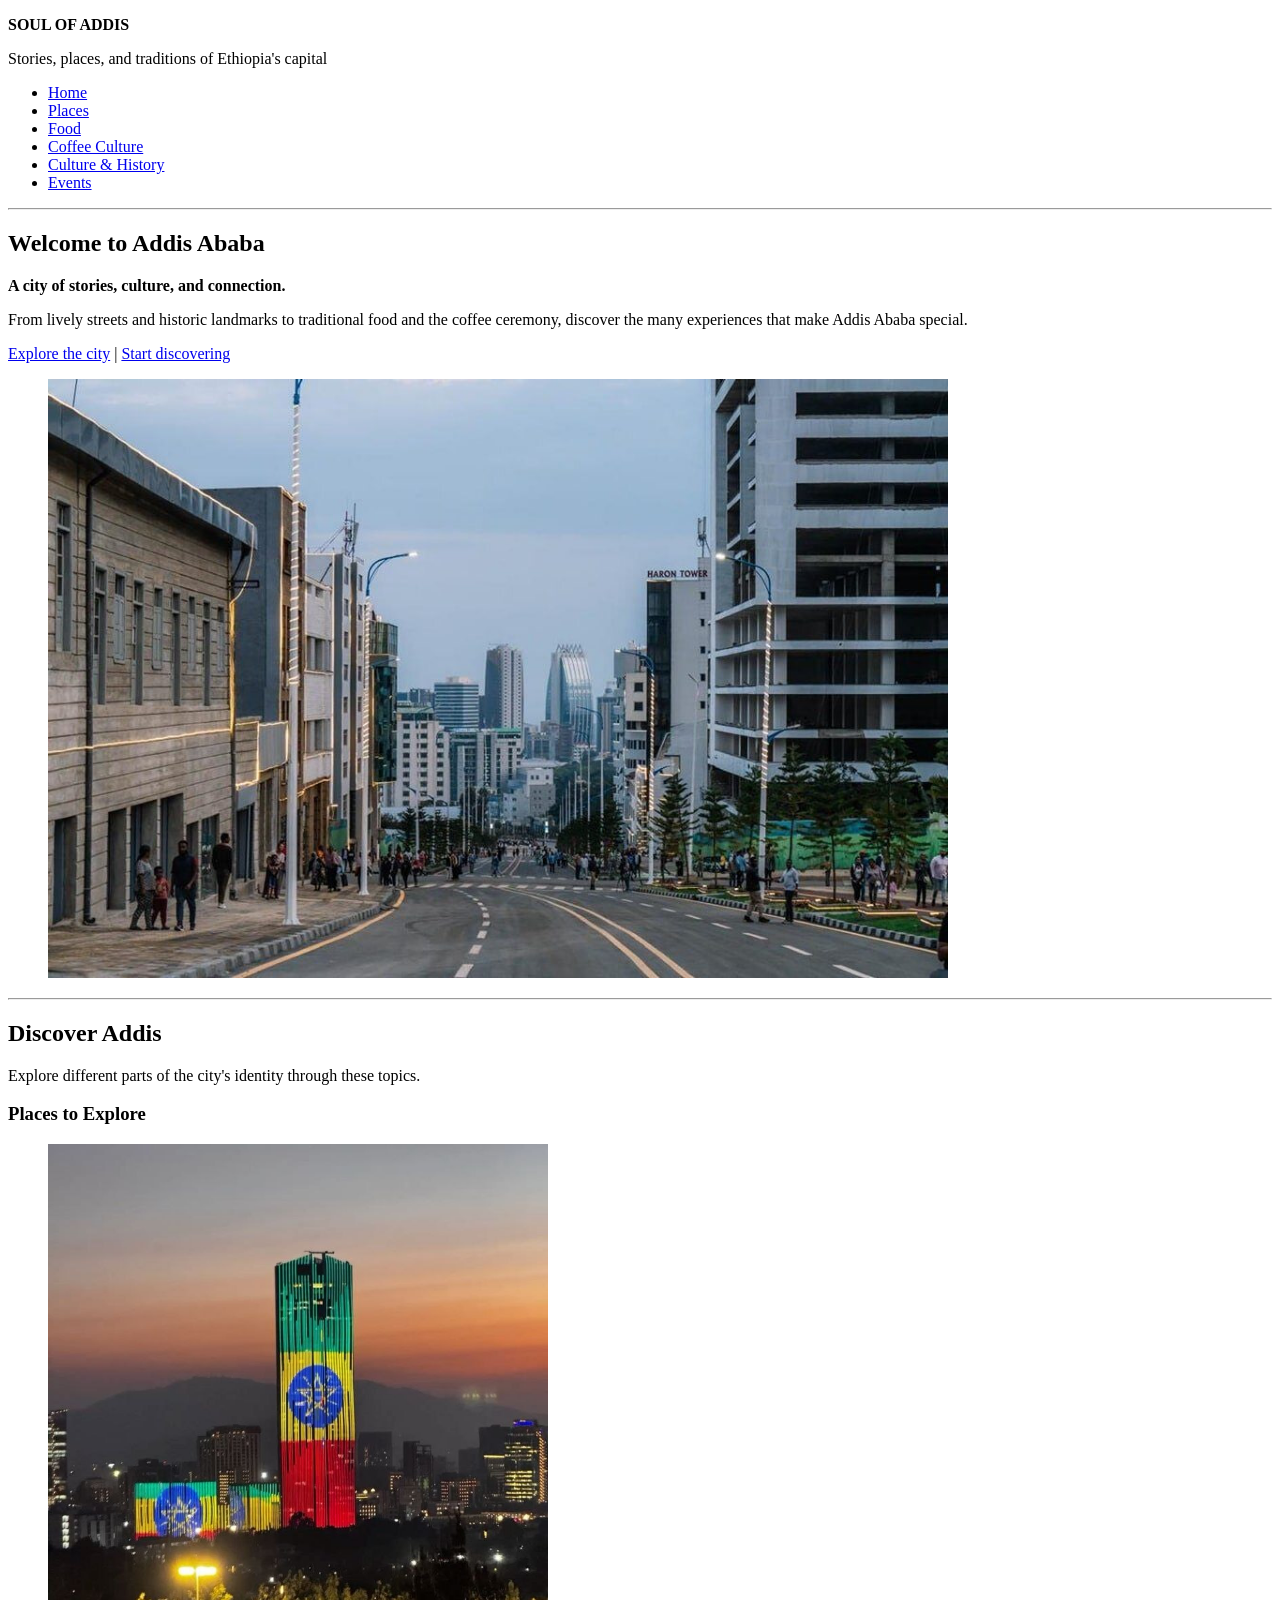
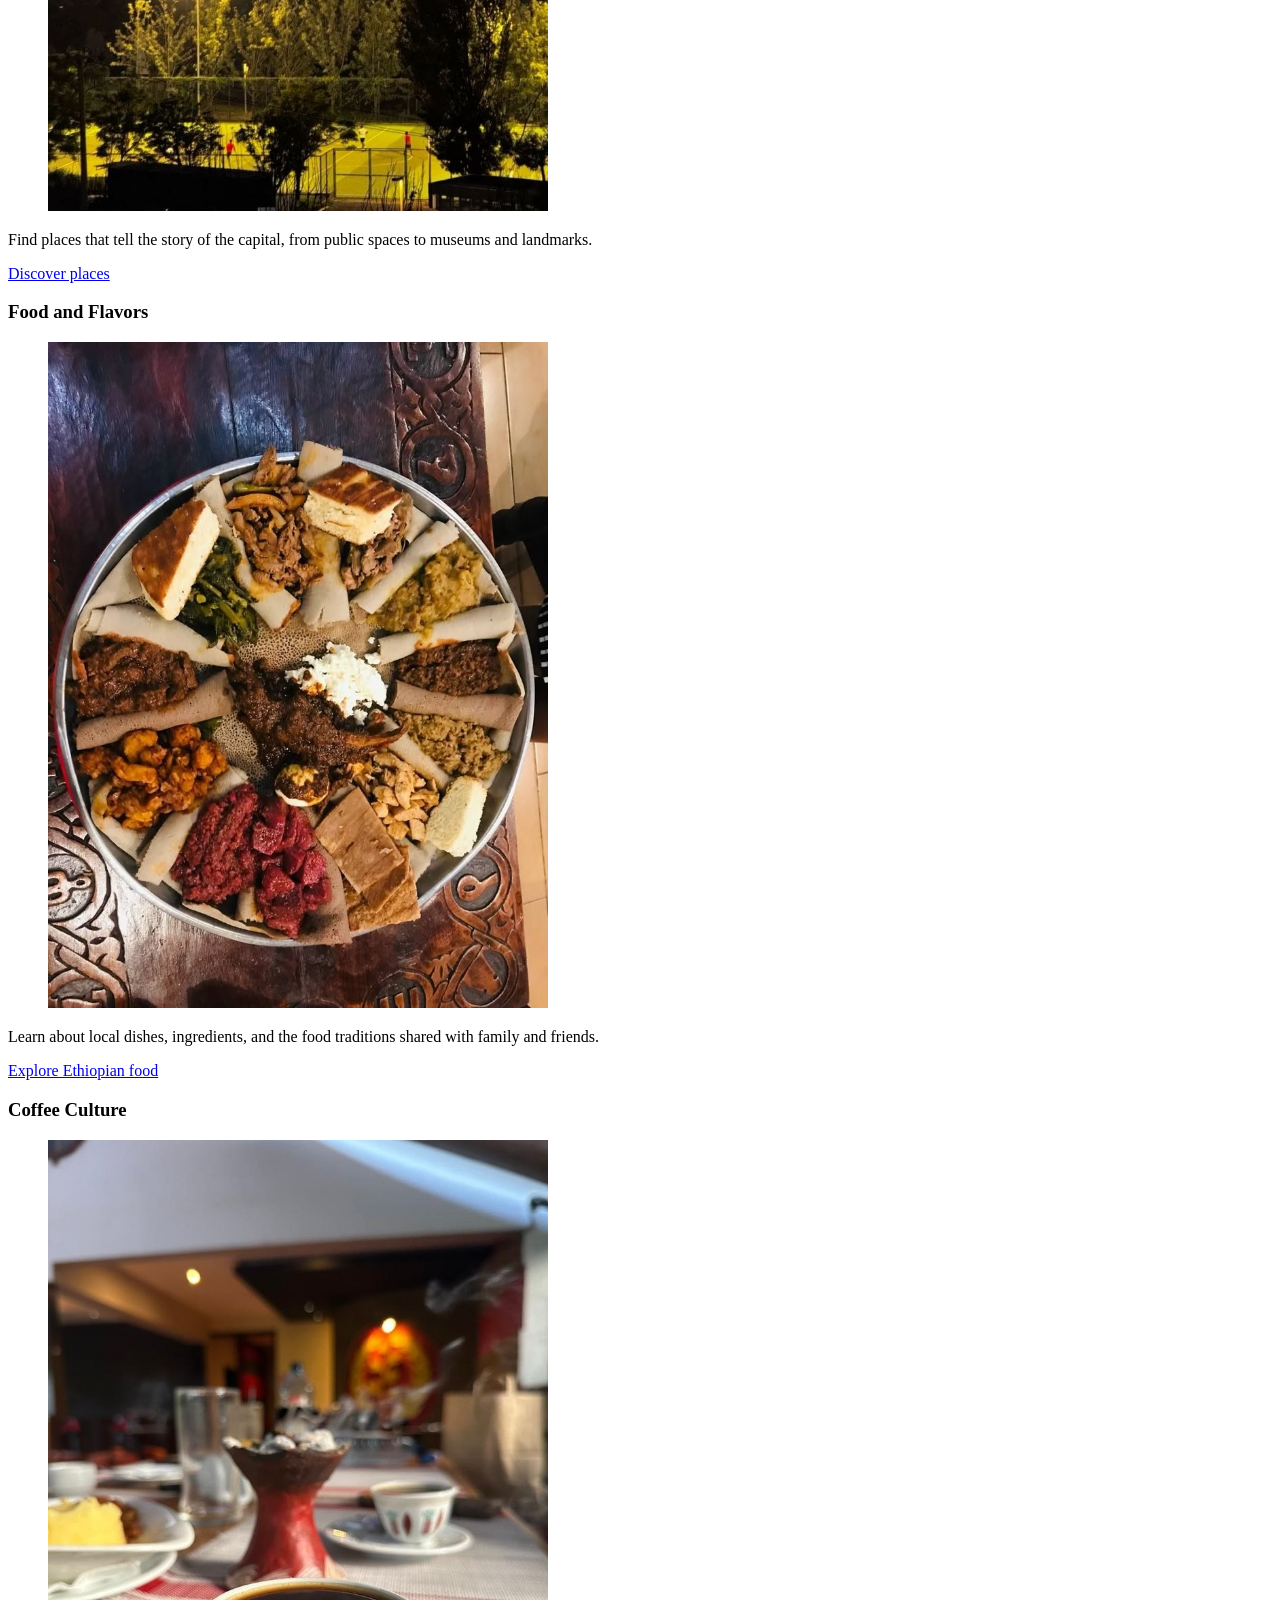
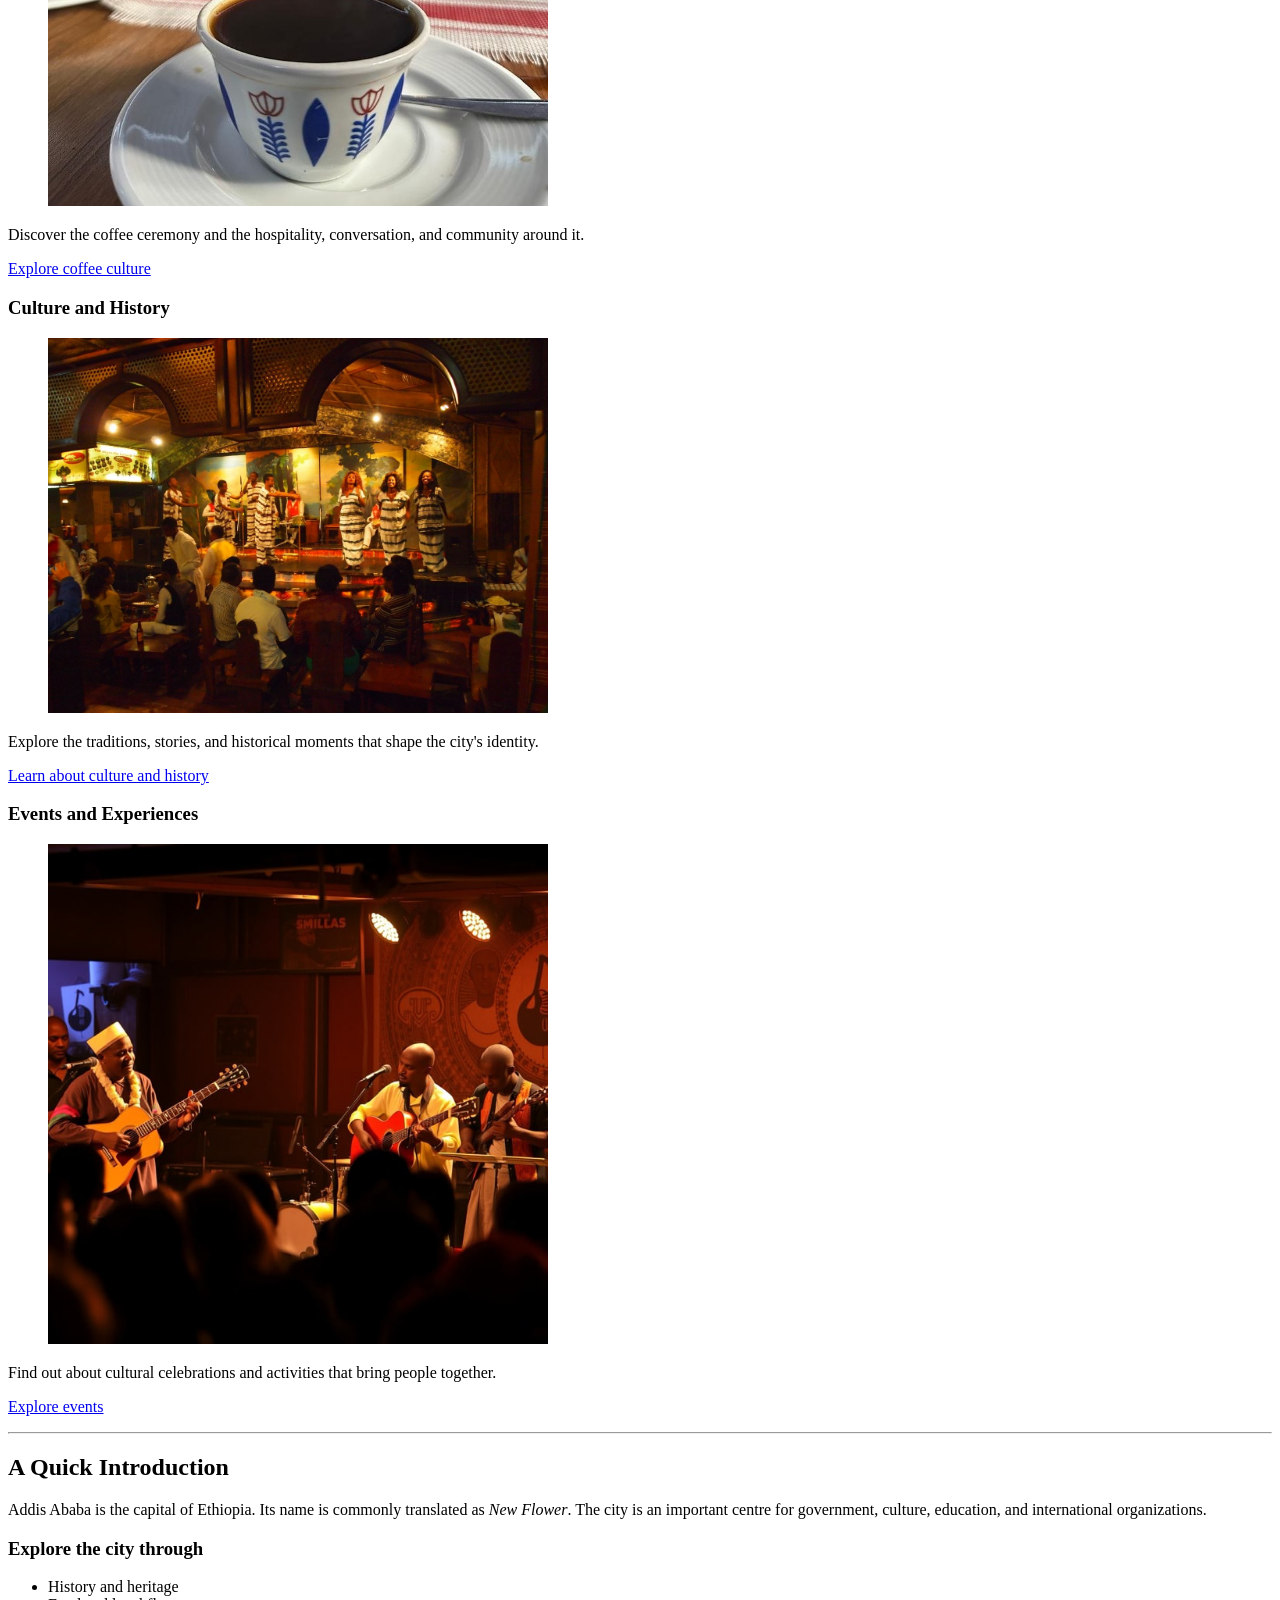
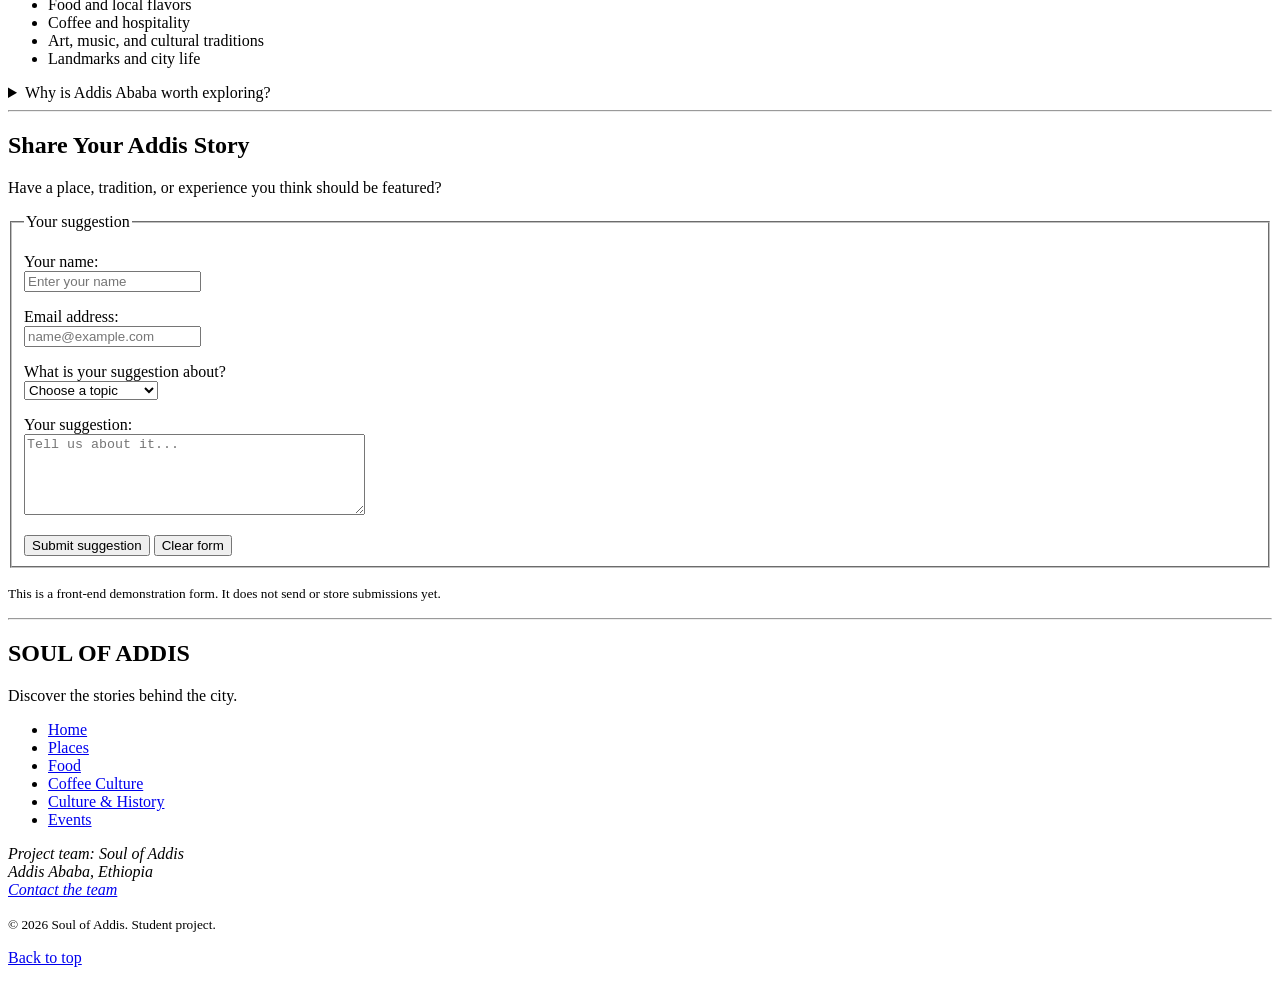
<file: index.html>
<!DOCTYPE html>
<html lang="en">
<head>
    <meta charset="UTF-8">
    <meta name="viewport" content="width=device-width, initial-scale=1.0">
    <meta name="description" content="Discover Addis Ababa through its history, culture, food, coffee traditions, places, and events.">
    <meta name="author" content="Soul of Addis Team">
    <title>Soul of Addis | Discover the Heart of Ethiopia</title>
</head>

<body>
    <header id="home">
        <p><strong>SOUL OF ADDIS</strong></p>
        <p>Stories, places, and traditions of Ethiopia's capital</p>

        <nav aria-label="Main navigation">
            <ul>
                <li><a href="index.html">Home</a></li>
                <li><a href="places.html">Places</a></li>
                <li><a href="food.html">Food</a></li>
                <li><a href="coffee.html">Coffee Culture</a></li>
                <li><a href="culture.html">Culture &amp; History</a></li>
                <li><a href="events.html">Events</a></li>
            </ul>
        </nav>
        <hr>
    </header>

    <main>
        <section aria-labelledby="welcome-heading">
            <h1 id="welcome-heading">Welcome to Addis Ababa</h1>
            <p><strong>A city of stories, culture, and connection.</strong></p>
            <p>
                From lively streets and historic landmarks to traditional food and
                the coffee ceremony, discover the many experiences that make
                Addis Ababa special.
            </p>
            <p>
                <a href="places.html">Explore the city</a> |
                <a href="#discover">Start discovering</a>
            </p>
            <figure>
                <img src="homepage_images/addis-ababa.jpg"
                     alt="View of Addis Ababa with the city"
                     width="900">
            </figure>
        </section>

        <hr>

        <section id="discover" aria-labelledby="discover-heading">
            <h2 id="discover-heading">Discover Addis</h2>
            <p>Explore different parts of the city's identity through these topics.</p>

            <article>
                <h3>Places to Explore</h3>
                <figure>
                    <img src="homepage_images/addis-places.jpg"
                         alt="A landmark or public place in Addis Ababa"
                         width="500">
                </figure>
                <p>Find places that tell the story of the capital, from public spaces to museums and landmarks.</p>
                <p><a href="places.html">Discover places</a></p>
            </article>

            <article>
                <h3>Food and Flavors</h3>
                <figure>
                    <img src="homepage_images/ethiopian-food.jpg"
                         alt="Traditional Ethiopian food served on injera"
                         width="500">
                </figure>
                <p>Learn about local dishes, ingredients, and the food traditions shared with family and friends.</p>
                <p><a href="food.html">Explore Ethiopian food</a></p>
            </article>

            <article>
                <h3>Coffee Culture</h3>
                <figure>
                    <img src="homepage_images/coffee-ceremony.jpg"
                         alt="Ethiopian coffee ceremony with a jebena and small cups"
                         width="500">
                </figure>
                <p>Discover the coffee ceremony and the hospitality, conversation, and community around it.</p>
                <p><a href="coffee.html">Explore coffee culture</a></p>
            </article>

            <article>
                <h3>Culture and History</h3>
                <figure>
                    <img src="homepage_images/addis-culture.jpg"
                         alt="An example of Ethiopian culture and forign hospitality"
                         width="500">
                </figure>
                <p>Explore the traditions, stories, and historical moments that shape the city's identity.</p>
                <p><a href="culture.html">Learn about culture and history</a></p>
            </article>

            <article>
                <h3>Events and Experiences</h3>
                <figure>
                    <img src="homepage_images/addis-event.jpg"
                         alt="A public cultural event in Addis Ababa"
                         width="500">
                </figure>
                <p>Find out about cultural celebrations and activities that bring people together.</p>
                <p><a href="events.html">Explore events</a></p>
            </article>
        </section>

        <hr>

        <section aria-labelledby="city-facts-heading">
            <h2 id="city-facts-heading">A Quick Introduction</h2>
            <p>
                Addis Ababa is the capital of Ethiopia. Its name is commonly
                translated as <em>New Flower</em>. The city is an important
                centre for government, culture, education, and international
                organizations.
            </p>

            <h3>Explore the city through</h3>
            <ul>
                <li>History and heritage</li>
                <li>Food and local flavors</li>
                <li>Coffee and hospitality</li>
                <li>Art, music, and cultural traditions</li>
                <li>Landmarks and city life</li>
            </ul>

            <details>
                <summary>Why is Addis Ababa worth exploring?</summary>
                <p>
                    The city brings together different communities, traditions,
                    historic places, and modern urban life. Exploring these
                    different sides helps visitors understand more about
                    Ethiopia and its capital.
                </p>
            </details>
        </section>

        <hr>

        <section aria-labelledby="share-heading">
            <h2 id="share-heading">Share Your Addis Story</h2>
            <p>Have a place, tradition, or experience you think should be featured?</p>

            <form action="#" method="get">
                <fieldset>
                    <legend>Your suggestion</legend>

                    <p>
                        <label for="visitor-name">Your name:</label><br>
                        <input type="text" id="visitor-name" name="name" placeholder="Enter your name">
                    </p>

                    <p>
                        <label for="visitor-email">Email address:</label><br>
                        <input type="email" id="visitor-email" name="email" placeholder="name@example.com">
                    </p>

                    <p>
                        <label for="topic">What is your suggestion about?</label><br>
                        <select id="topic" name="topic">
                            <option value="">Choose a topic</option>
                            <option value="places">Places</option>
                            <option value="food">Food</option>
                            <option value="coffee">Coffee culture</option>
                            <option value="culture">Culture and history</option>
                            <option value="events">Events</option>
                        </select>
                    </p>

                    <p>
                        <label for="suggestion">Your suggestion:</label><br>
                        <textarea id="suggestion" name="suggestion" rows="5" cols="40"
                                  placeholder="Tell us about it..."></textarea>
                    </p>

                    <button type="submit">Submit suggestion</button>
                    <button type="reset">Clear form</button>
                </fieldset>
            </form>
            <p><small>This is a front-end demonstration form. It does not send or store submissions yet.</small></p>
        </section>
    </main>

    <hr>

    <footer>
        <h2>SOUL OF ADDIS</h2>
        <p>Discover the stories behind the city.</p>

        <nav aria-label="Footer navigation">
            <ul>
                <li><a href="index.html">Home</a></li>
                <li><a href="places.html">Places</a></li>
                <li><a href="food.html">Food</a></li>
                <li><a href="coffee.html">Coffee Culture</a></li>
                <li><a href="culture.html">Culture &amp; History</a></li>
                <li><a href="events.html">Events</a></li>
            </ul>
        </nav>

        <address>
            Project team: Soul of Addis<br>
            Addis Ababa, Ethiopia<br>
            <a href="mailto:soulofaddis@example.com">Contact the team</a>
        </address>

        <p><small>&copy; 2026 Soul of Addis. Student project.</small></p>
        <p><a href="#home">Back to top</a></p>
    </footer>
</body>
</html>
</file>
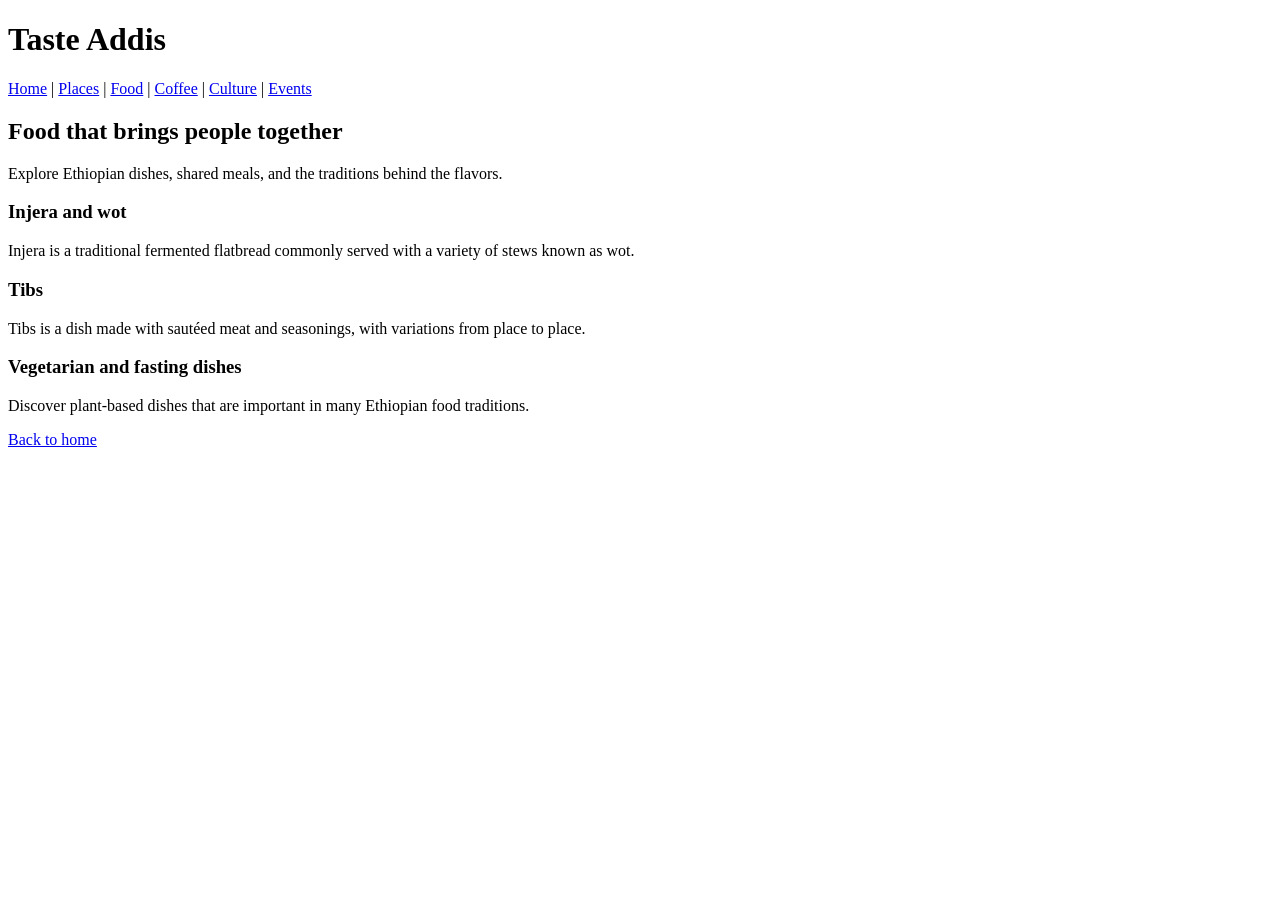
<file: Soul_of_Addis/food.html>
<!DOCTYPE html>
<html lang="en">
<head>
    <meta charset="UTF-8">
    <meta name="viewport" content="width=device-width, initial-scale=1.0">
    <title>Food | Addis Unveiled</title>
</head>
<body>
    <header>
        <h1>Taste Addis</h1>
        <nav aria-label="Main navigation">
            <a href="index.html">Home</a> |
            <a href="places.html">Places</a> |
            <a href="food.html">Food</a> |
            <a href="coffee.html">Coffee</a> |
            <a href="culture.html">Culture</a> |
            <a href="events.html">Events</a>
        </nav>
    </header>
    <main>
        <h2>Food that brings people together</h2>
        <p>Explore Ethiopian dishes, shared meals, and the traditions behind the flavors.</p>
        <article>
            <h3>Injera and wot</h3>
            <p>Injera is a traditional fermented flatbread commonly served with a variety of stews known as wot.</p>
            <!-- TODO: Add a food photograph with an appropriate text alternative. -->
        </article>
        <article>
            <h3>Tibs</h3>
            <p>Tibs is a dish made with sautéed meat and seasonings, with variations from place to place.</p>
        </article>
        <article>
            <h3>Vegetarian and fasting dishes</h3>
            <p>Discover plant-based dishes that are important in many Ethiopian food traditions.</p>
        </article>
    </main>
    <footer><p><a href="index.html">Back to home</a></p></footer>
</body>
</html>
</file>
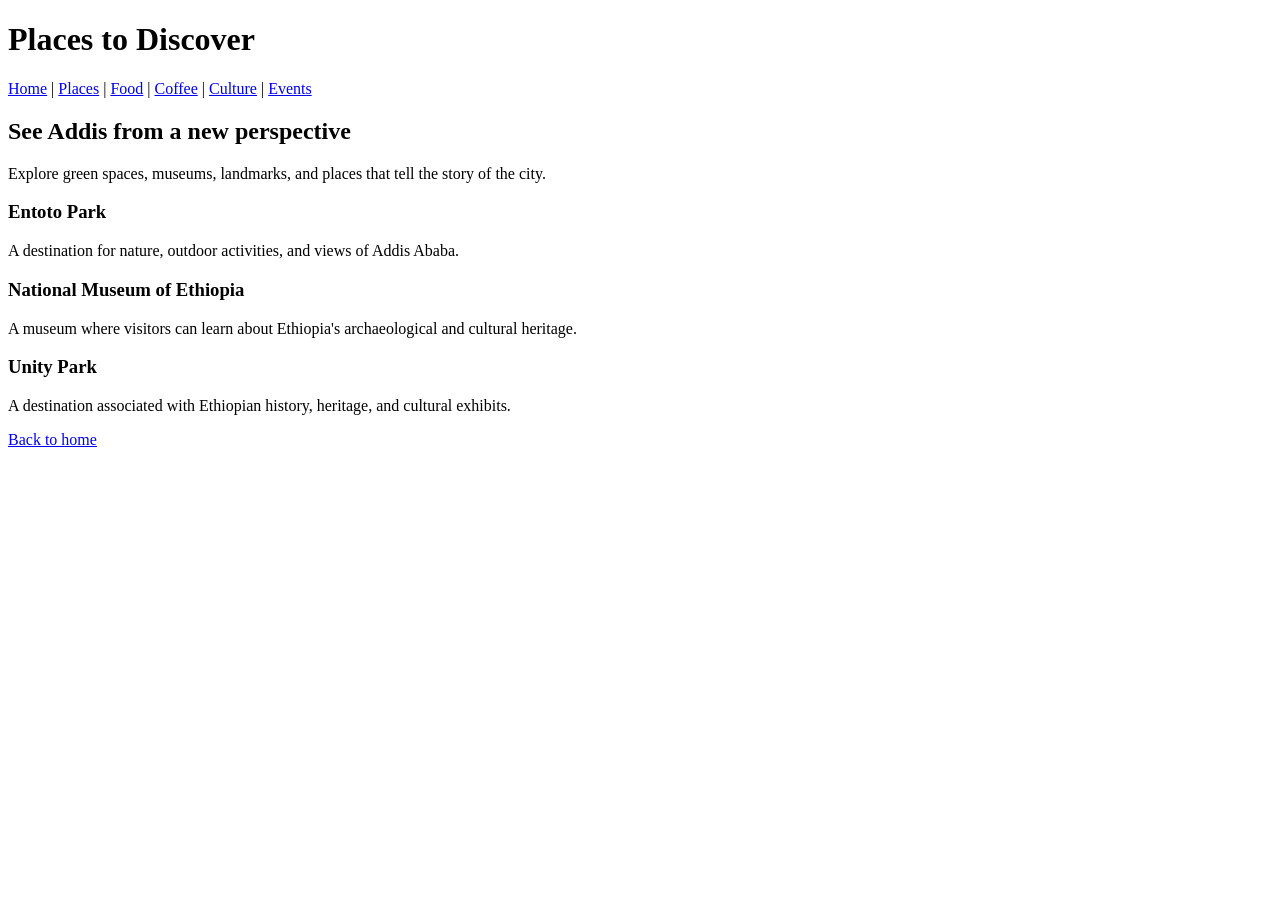
<file: Soul_of_Addis/places.html>
<!DOCTYPE html>
<html lang="en">
<head>
    <meta charset="UTF-8">
    <meta name="viewport" content="width=device-width, initial-scale=1.0">
    <title>Places | Addis Unveiled</title>
</head>
<body>
    <header>
        <h1>Places to Discover</h1>
        <nav aria-label="Main navigation">
            <a href="index.html">Home</a> |
            <a href="places.html">Places</a> |
            <a href="food.html">Food</a> |
            <a href="coffee.html">Coffee</a> |
            <a href="culture.html">Culture</a> |
            <a href="events.html">Events</a>
        </nav>
    </header>
    <main>
        <h2>See Addis from a new perspective</h2>
        <p>Explore green spaces, museums, landmarks, and places that tell the story of the city.</p>
        <article>
            <h3>Entoto Park</h3>
            <p>A destination for nature, outdoor activities, and views of Addis Ababa.</p>
            <!-- TODO: Add an image and verified visitor information. -->
        </article>
        <article>
            <h3>National Museum of Ethiopia</h3>
            <p>A museum where visitors can learn about Ethiopia's archaeological and cultural heritage.</p>
            <!-- TODO: Confirm current visitor details before publishing. -->
        </article>
        <article>
            <h3>Unity Park</h3>
            <p>A destination associated with Ethiopian history, heritage, and cultural exhibits.</p>
            <!-- TODO: Add verified opening hours and visitor information. -->
        </article>
    </main>
    <footer><p><a href="index.html">Back to home</a></p></footer>
</body>
</html>
</file>
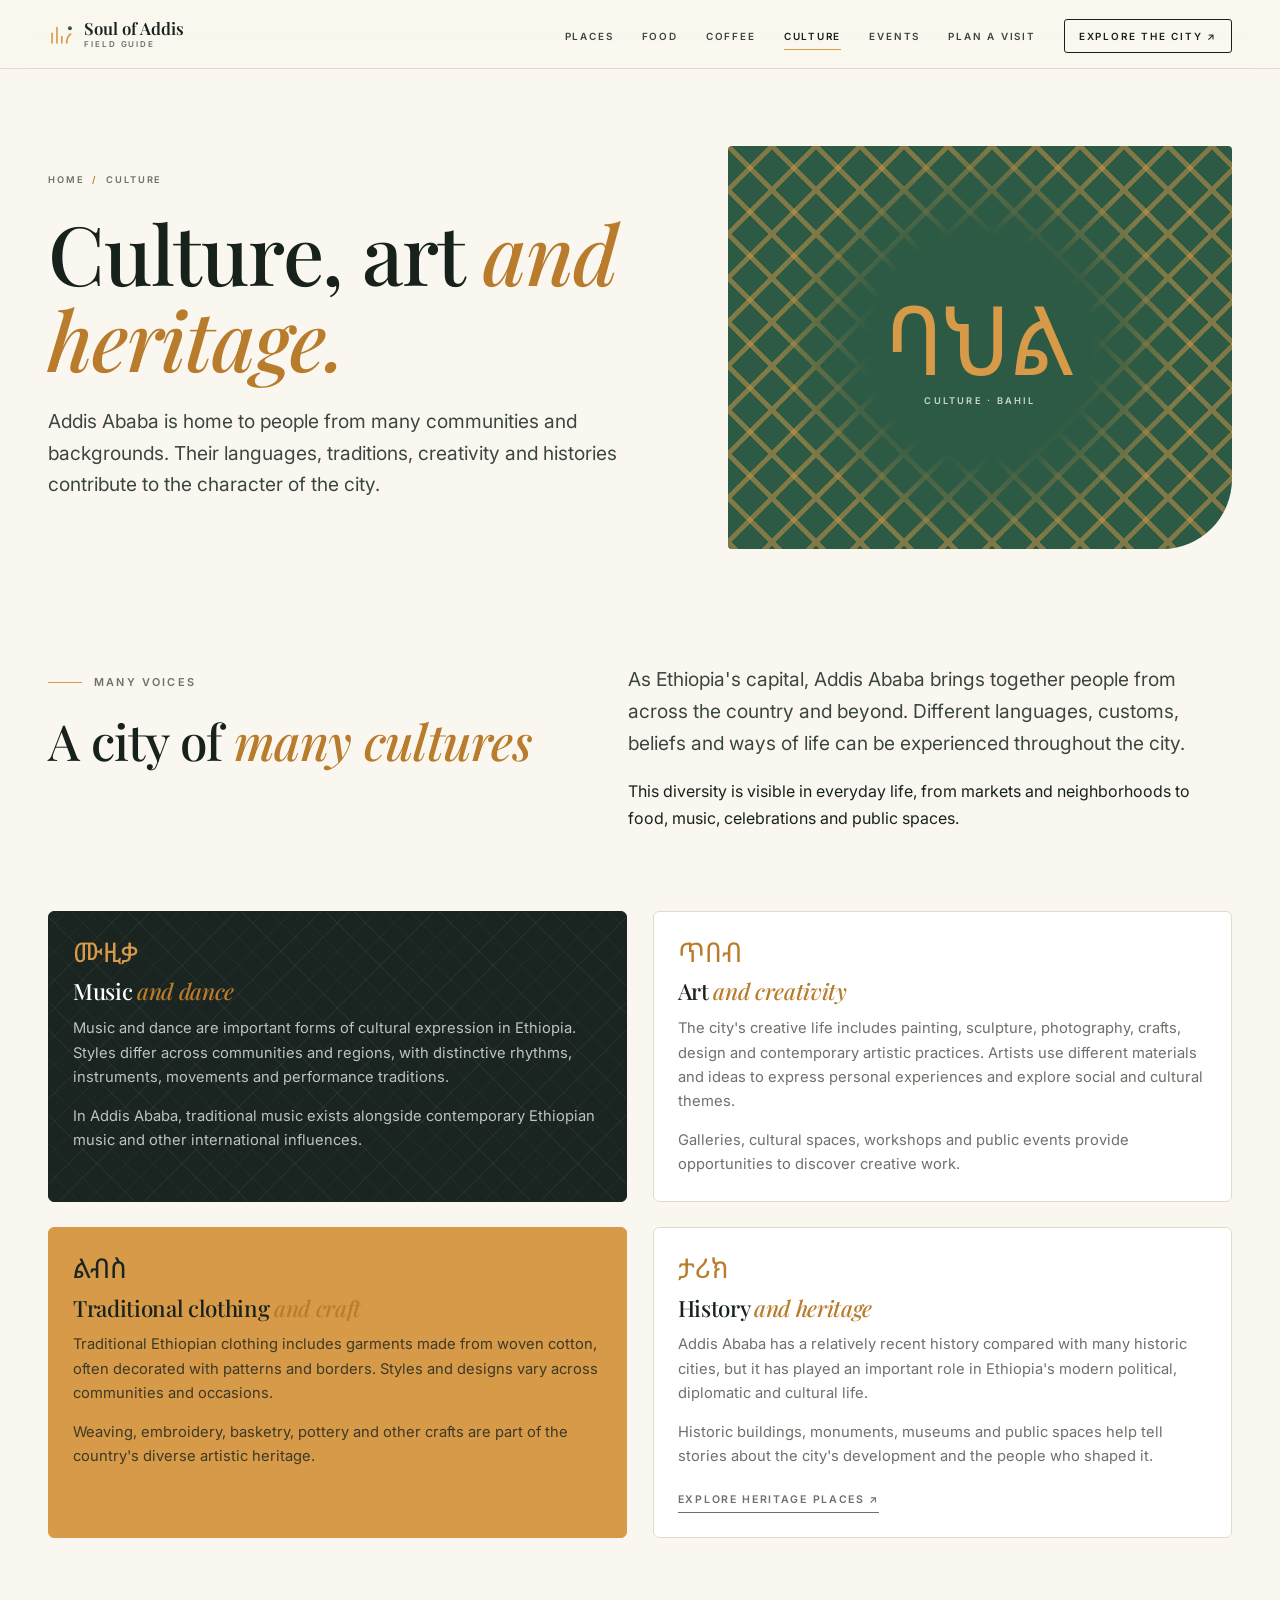
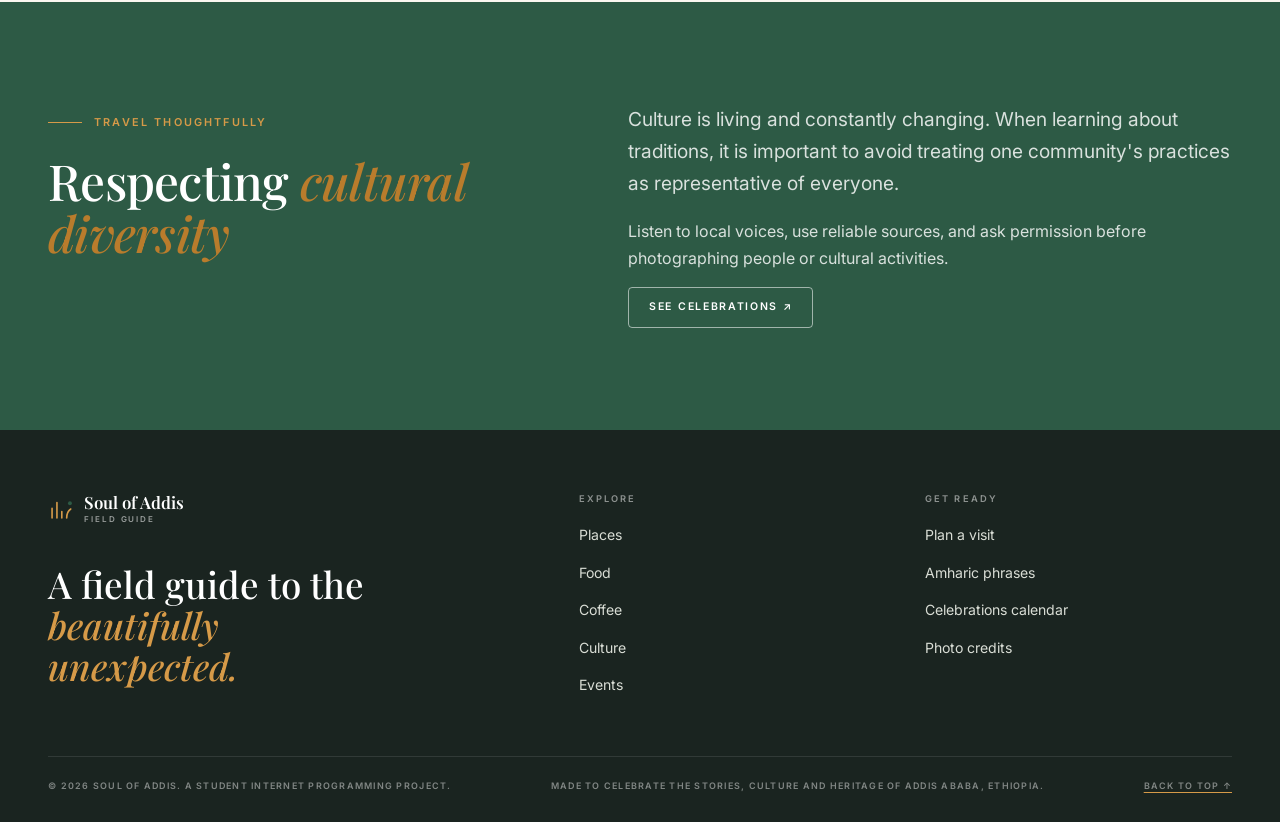
<file: Documents/Soul_of_Addis/culture.html>
<!DOCTYPE html>
<html lang="en">
<head>
  <meta charset="UTF-8">
  <meta name="viewport" content="width=device-width, initial-scale=1.0">
  <meta name="description" content="Explore the cultural diversity, music, art, clothing, craft and heritage of Addis Ababa.">
  <meta name="theme-color" content="#faf7f0">
  <title>Culture, Art, and Heritage | Soul of Addis</title>
  <link rel="preconnect" href="https://fonts.googleapis.com"><link rel="preconnect" href="https://fonts.gstatic.com" crossorigin><link rel="stylesheet" href="https://fonts.googleapis.com/css2?family=Inter:wght@400;500;600;700&family=Noto+Sans+Ethiopic:wght@400;600&family=Playfair+Display:ital,wght@0,400;0,500;0,600;1,400;1,500&display=swap">
  <link rel="stylesheet" href="css/base.css">
  <link rel="stylesheet" href="css/culture.css">
</head>
<body id="top" class="culture-page">
  <a class="skip-link" href="#main-content">Skip to main content</a>
  <header class="site-header">
  <div class="wrap nav-row">
    <a class="logo" href="index.html" aria-label="Soul of Addis home"><svg class="logo-mark" viewBox="0 0 32 32" aria-hidden="true"><g fill="none" stroke="#d69a48" stroke-width="2" stroke-linecap="round"><path d="M5 27V15M11 27V8M17 27V19"/><path d="M23 27c0-6 2-9 5-11"/></g><circle cx="27" cy="9" r="2.4" fill="#2d5a45"/></svg><span>Soul of Addis<small>Field guide</small></span></a>
    <input class="nav-check vh" type="checkbox" id="nav-check" aria-label="Toggle menu">
    <label class="nav-toggle" for="nav-check"><span></span></label>
    <nav class="main-nav" id="site-nav" aria-label="Main navigation">
      <ul><li><a href="places.html">Places</a></li><li><a href="food.html">Food</a></li><li><a href="coffee.html">Coffee</a></li><li><a href="culture.html" aria-current="page">Culture</a></li><li><a href="events.html">Events</a></li><li><a href="plan.html">Plan a visit</a></li><li><a class="nav-cta" href="places.html">Explore the city &#8599;</a></li></ul>
    </nav>
  </div>
</header>
  <main id="main-content">

    <section class="page-hero">
      <div class="wrap grid">
        <div>
          <p class="crumbs"><a href="index.html">Home</a><span>/</span>Culture</p>
          <h1>Culture, art <em>and heritage.</em></h1>
          <p class="lead">Addis Ababa is home to people from many communities and backgrounds. Their languages, traditions, creativity and histories contribute to the character of the city.</p>
        </div>
        <div class="pattern-panel" role="img" aria-label="Decorative woven-style pattern with the Amharic word for culture"><div class="center"><span class="am" lang="am">ባህል</span><small>Culture · Bahil</small></div></div>
      </div>
    </section>

    <section class="section tight" aria-labelledby="diversity-heading">
      <div class="wrap split">
        <div><span class="eyebrow">Many voices</span><h2 id="diversity-heading">A city of <em>many cultures</em></h2></div>
        <div class="reveal"><p class="lead">As Ethiopia's capital, Addis Ababa brings together people from across the country and beyond. Different languages, customs, beliefs and ways of life can be experienced throughout the city.</p>
          <p>This diversity is visible in everyday life, from markets and neighborhoods to food, music, celebrations and public spaces.</p></div>
      </div>
    </section>

    <section class="section tight" style="padding-top:0">
      <div class="wrap grid-2">
        <article class="info-card dark reveal" aria-labelledby="music-heading"><span class="am" lang="am" style="color:var(--ochre)">ሙዚቃ</span><h3 id="music-heading">Music <em>and dance</em></h3>
          <p>Music and dance are important forms of cultural expression in Ethiopia. Styles differ across communities and regions, with distinctive rhythms, instruments, movements and performance traditions.</p>
          <p style="margin-top:1em">In Addis Ababa, traditional music exists alongside contemporary Ethiopian music and other international influences.</p></article>
        <article class="info-card reveal" aria-labelledby="art-heading"><span class="am" lang="am">ጥበብ</span><h3 id="art-heading">Art <em>and creativity</em></h3>
          <p>The city's creative life includes painting, sculpture, photography, crafts, design and contemporary artistic practices. Artists use different materials and ideas to express personal experiences and explore social and cultural themes.</p>
          <p style="margin-top:1em">Galleries, cultural spaces, workshops and public events provide opportunities to discover creative work.</p></article>
        <article class="info-card ochre reveal" aria-labelledby="clothing-heading"><span class="am" lang="am">ልብስ</span><h3 id="clothing-heading">Traditional clothing <em>and craft</em></h3>
          <p>Traditional Ethiopian clothing includes garments made from woven cotton, often decorated with patterns and borders. Styles and designs vary across communities and occasions.</p>
          <p style="margin-top:1em">Weaving, embroidery, basketry, pottery and other crafts are part of the country's diverse artistic heritage.</p></article>
        <article class="info-card reveal" aria-labelledby="heritage-heading"><span class="am" lang="am">ታሪክ</span><h3 id="heritage-heading">History <em>and heritage</em></h3>
          <p>Addis Ababa has a relatively recent history compared with many historic cities, but it has played an important role in Ethiopia's modern political, diplomatic and cultural life.</p>
          <p style="margin-top:1em">Historic buildings, monuments, museums and public spaces help tell stories about the city's development and the people who shaped it.</p>
          <p style="margin:1.2em 0 0"><a class="arrow-link" href="places.html">Explore heritage places &#8599;</a></p></article>
      </div>
    </section>

    <section class="section band-dark" aria-labelledby="respect-heading">
      <div class="wrap split">
        <div><span class="eyebrow light">Travel thoughtfully</span><h2 id="respect-heading">Respecting <em>cultural diversity</em></h2></div>
        <div class="reveal"><p class="lead">Culture is living and constantly changing. When learning about traditions, it is important to avoid treating one community's practices as representative of everyone.</p>
          <p>Listen to local voices, use reliable sources, and ask permission before photographing people or cultural activities.</p>
          <a class="btn btn-light" href="events.html">See celebrations &#8599;</a></div>
      </div>
    </section>

  </main>
  <footer class="site-footer">
  <div class="wrap">
    <div class="foot-grid">
      <div>
        <a class="logo" href="index.html"><svg class="logo-mark" viewBox="0 0 32 32" aria-hidden="true"><g fill="none" stroke="#d69a48" stroke-width="2" stroke-linecap="round"><path d="M5 27V15M11 27V8M17 27V19"/><path d="M23 27c0-6 2-9 5-11"/></g><circle cx="27" cy="9" r="2.4" fill="#2d5a45"/></svg><span>Soul of Addis<small>Field guide</small></span></a>
        <p class="foot-tag">A field guide to the <em>beautifully unexpected.</em></p>
      </div>
      <div><h4>Explore</h4><ul>
        <li><a href="places.html">Places</a></li><li><a href="food.html">Food</a></li><li><a href="coffee.html">Coffee</a></li>
        <li><a href="culture.html">Culture</a></li><li><a href="events.html">Events</a></li></ul></div>
      <div><h4>Get ready</h4><ul>
        <li><a href="plan.html">Plan a visit</a></li><li><a href="plan.html#phrases">Amharic phrases</a></li>
        <li><a href="events.html#celebrations">Celebrations calendar</a></li><li><a href="IMAGE-CREDITS.md">Photo credits</a></li></ul></div>
    </div>
    <div class="foot-bottom">
      <span>&copy; 2026 Soul of Addis. A student Internet Programming project.</span>
      <span>Made to celebrate the stories, culture and heritage of Addis Ababa, Ethiopia.</span>
      <a href="#top">Back to top &#8593;</a>
    </div>
  </div>
</footer>
</body>
</html>
</file>
<file: Documents/Soul_of_Addis/css/base.css>
/* Soul of Addis — shared styles: tokens, reset, typography, header, footer, buttons, cards, grids.
   Loaded on every page BEFORE the page-specific file. */
:root {
  --cream: #faf7f0;
  --paper: #f3eee2;
  --sand: #ebe3d1;
  --ink: #18221d;
  --ink-soft: #3b463f;
  --muted: #6c7169;
  --line: #e2dac7;
  --green: #2d5a45;
  --green-deep: #1f4332;
  --forest: #1a2420;
  --ochre: #d69a48;
  --ochre-deep: #b97c2c;
  --clay: #8a4b2a;
  --serif: "Playfair Display", "Iowan Old Style", Georgia, "Times New Roman", serif;
  --sans: "Inter", system-ui, -apple-system, "Segoe UI", Roboto, sans-serif;
  --ethiopic: "Noto Sans Ethiopic", "Nyala", "Abyssinica SIL", sans-serif;
  --wrap: 1200px;
  --gutter: clamp(20px, 4vw, 48px);
  --radius: 14px;
  --ease: cubic-bezier(.2, .7, .2, 1);
}

*,
*::before,
*::after {
  box-sizing: border-box;
}

html {
  scroll-behavior: smooth;
  -webkit-text-size-adjust: 100%;
}

body {
  margin: 0;
  background: var(--cream);
  color: var(--ink);
  font-family: var(--sans);
  font-size: 16px;
  line-height: 1.65;
  -webkit-font-smoothing: antialiased;
  text-rendering: optimizeLegibility;
}

img,
svg {
  display: block;
  max-width: 100%;
}

a {
  color: inherit;
  text-decoration-color: var(--ochre);
  text-underline-offset: 3px;
}

a:hover {
  color: var(--green);
}

h1,
h2,
h3,
h4 {
  font-family: var(--serif);
  font-weight: 500;
  line-height: 1.05;
  letter-spacing: -.015em;
  margin: 0 0 .5em;
}

h1 {
  font-size: clamp(2.8rem, 6.4vw, 5.2rem);
}

h2 {
  font-size: clamp(2.1rem, 4.4vw, 3.4rem);
}

h3 {
  font-size: clamp(1.35rem, 2.2vw, 1.7rem);
  line-height: 1.15;
}

h1 em,
h2 em,
h3 em,
.accent {
  font-style: italic;
  color: var(--ochre-deep);
  font-weight: 500;
}

p {
  margin: 0 0 1em;
}

ul,
ol {
  margin: 0;
  padding: 0;
}

:focus-visible {
  outline: 2px solid var(--ochre-deep);
  outline-offset: 3px;
  border-radius: 4px;
}

::selection {
  background: var(--ochre);
  color: var(--forest);
}

.wrap {
  width: 100%;
  max-width: calc(var(--wrap) + var(--gutter) * 2);
  margin-inline: auto;
  padding-inline: var(--gutter);
}

.skip-link {
  position: absolute;
  left: 12px;
  top: -60px;
  z-index: 200;
  background: var(--forest);
  color: #fff;
  padding: 10px 16px;
  border-radius: 8px;
  text-decoration: none;
}

.skip-link:focus {
  top: 12px;
  color: #fff;
}

.eyebrow {
  display: inline-flex;
  align-items: center;
  gap: 12px;
  font-size: .68rem;
  font-weight: 600;
  letter-spacing: .2em;
  text-transform: uppercase;
  color: var(--muted);
  margin-bottom: 1.4rem;
}

.eyebrow::before {
  content: "";
  width: 34px;
  height: 1px;
  background: var(--ochre);
}

.eyebrow.plain::before {
  display: none;
}

.eyebrow.light {
  color: var(--ochre);
}

.lead {
  font-size: clamp(1.05rem, 1.6vw, 1.2rem);
  color: var(--ink-soft);
  max-width: 56ch;
}

.muted {
  color: var(--muted);
}

.btn {
  display: inline-flex;
  align-items: center;
  gap: 14px;
  padding: 14px 20px;
  border-radius: 4px;
  border: 1px solid var(--ink);
  font: 600 .66rem/1 var(--sans);
  letter-spacing: .16em;
  text-transform: uppercase;
  text-decoration: none;
  transition: background .25s var(--ease), color .25s var(--ease), transform .25s var(--ease);
  cursor: pointer;
}

.btn-dark {
  background: var(--forest);
  color: #fff;
}

.btn-dark:hover {
  background: var(--green);
  color: #fff;
  transform: translateY(-1px);
}

.btn-outline {
  background: transparent;
  color: var(--ink);
}

.btn-outline:hover {
  background: var(--ink);
  color: #fff;
}

.btn-light {
  border-color: rgba(255,255,255,.55);
  color: #fff;
}

.btn-light:hover {
  background: #fff;
  color: var(--green-deep);
}

.btn-ghost {
  border: 0;
  padding: 14px 4px;
}

.btn-ghost .dot {
  display: inline-grid;
  place-items: center;
  width: 22px;
  height: 22px;
  border-radius: 50%;
  border: 1px solid var(--ink);
  font-size: .5rem;
  padding-left: 1px;
}

.arrow-link {
  display: inline-flex;
  gap: 8px;
  align-items: center;
  font: 600 .66rem/1 var(--sans);
  letter-spacing: .16em;
  text-transform: uppercase;
  text-decoration: none;
  border-bottom: 1px solid currentColor;
  padding-bottom: 6px;
}

.arrow-link:hover {
  color: var(--ochre-deep);
}

.site-header {
  position: sticky;
  top: 0;
  z-index: 100;
  background: rgba(250, 247, 240, .88);
  backdrop-filter: saturate(1.4) blur(12px);
  -webkit-backdrop-filter: saturate(1.4) blur(12px);
  border-bottom: 1px solid var(--line);
}

.nav-row {
  display: flex;
  align-items: center;
  justify-content: space-between;
  height: 68px;
  gap: 24px;
}

.logo {
  display: inline-flex;
  align-items: center;
  gap: 10px;
  text-decoration: none;
  font: 600 1.05rem/1 var(--serif);
}

.logo-mark {
  width: 26px;
  height: 26px;
}

.logo small {
  display: block;
  font: 600 .5rem/1 var(--sans);
  letter-spacing: .24em;
  color: var(--muted);
  margin-top: 4px;
  text-transform: uppercase;
}

.logo:hover {
  color: var(--ink);
}

.main-nav ul {
  list-style: none;
  display: flex;
  align-items: center;
  gap: clamp(14px, 2.2vw, 30px);
}

.main-nav a {
  font: 600 .62rem/1 var(--sans);
  letter-spacing: .18em;
  text-transform: uppercase;
  text-decoration: none;
  color: var(--ink-soft);
  padding: 8px 0;
  position: relative;
}

.main-nav a:not(.btn)::after {
  content: "";
  position: absolute;
  left: 0;
  right: 0;
  bottom: 0;
  height: 1px;
  background: var(--ochre);
  transform: scaleX(0);
  transform-origin: left;
  transition: transform .3s var(--ease);
}

.main-nav a:hover::after,
.main-nav a[aria-current="page"]::after {
  transform: scaleX(1);
}

.main-nav a[aria-current="page"] {
  color: var(--ink);
}

.main-nav .nav-cta {
  border: 1px solid var(--ink);
  padding: 10px 14px;
  border-radius: 3px;
  color: var(--ink);
}

.main-nav .nav-cta:hover {
  background: var(--ink);
  color: #fff;
}

/* Visually hidden but still focusable (checkbox / radio inputs used as CSS-only controls) */
.vh {
  position: absolute;
  width: 1px;
  height: 1px;
  margin: -1px;
  padding: 0;
  overflow: hidden;
  clip: rect(0 0 0 0);
  white-space: nowrap;
  border: 0;
}

.nav-check:focus-visible + .nav-toggle {
  outline: 2px solid var(--ochre-deep);
  outline-offset: 2px;
  border-radius: 6px;
}

.nav-toggle {
  display: none;
  background: none;
  border: 0;
  width: 44px;
  height: 44px;
  padding: 0;
  cursor: pointer;
  position: relative;
}

.nav-toggle span,
.nav-toggle span::before,
.nav-toggle span::after {
  content: "";
  position: absolute;
  left: 11px;
  right: 11px;
  height: 1.5px;
  background: var(--ink);
  transition: transform .3s var(--ease), opacity .2s;
}

.nav-toggle span {
  top: 21px;
}

.nav-toggle span::before {
  left: 0;
  right: 0;
  top: -6px;
}

.nav-toggle span::after {
  left: 0;
  right: 0;
  top: 6px;
}

.nav-check:checked + .nav-toggle span {
  background: transparent;
}

.nav-check:checked + .nav-toggle span::before {
  transform: translateY(6px) rotate(45deg);
}

.nav-check:checked + .nav-toggle span::after {
  transform: translateY(-6px) rotate(-45deg);
}

.ph {
  position: relative;
  overflow: hidden;
  background: var(--sand);
  isolation: isolate;
}

.ph img {
  width: 100%;
  height: 100%;
  object-fit: cover;
  transition: transform 1.2s var(--ease);
}

.ph::after {
  content: "";
  position: absolute;
  inset: 0;
  pointer-events: none;
  background: linear-gradient(180deg, transparent 55%, rgba(14,22,18,.28));
  z-index: 1;
}

.ph[data-tone="sun"] {
  background: radial-gradient(circle at 70% 25%, #f3c27a 0 8%, transparent 30%), linear-gradient(180deg, #e8a860 0%, #b9744a 38%, #4d5d4a 70%, #26382f 100%);
}

.ph[data-tone="forest"] {
  background: linear-gradient(160deg, #6f8f64 0%, #365a40 50%, #1d3426 100%);
}

.ph[data-tone="food"] {
  background: radial-gradient(circle at 50% 50%, #e2b25e 0 22%, #b8562c 23% 40%, #8a3a1c 41% 55%, #efe3c6 56% 100%);
}

.ph[data-tone="dusk"] {
  background: linear-gradient(180deg, #f0b46b 0%, #c46e4b 35%, #54516a 75%, #2a3040 100%);
}

.ph[data-tone="park"] {
  background: linear-gradient(160deg, #a9b87a 0%, #5f8a52 55%, #2d5a45 100%);
}

.ph[data-tone="crowd"] {
  background: linear-gradient(180deg, #f3d8a4 0%, #e0a24e 45%, #9c5a2b 100%);
}

.ph img {
  color: transparent;
  font-size: 0;
}

.credit {
  position: absolute;
  left: 14px;
  bottom: 12px;
  z-index: 2;
  font: 500 .6rem/1.3 var(--sans);
  letter-spacing: .12em;
  text-transform: uppercase;
  color: rgba(255,255,255,.88);
}

.credit a {
  color: inherit;
  text-decoration: none;
  border-bottom: 1px solid rgba(255,255,255,.4);
}

.section {
  padding: clamp(56px, 8vw, 104px) 0;
}

.section.tight {
  padding: clamp(40px, 5vw, 64px) 0;
}

.rule {
  border: 0;
  border-top: 1px solid var(--line);
  margin: 0;
}

.section-head {
  display: flex;
  justify-content: space-between;
  align-items: end;
  gap: 24px;
  margin-bottom: clamp(28px, 4vw, 52px);
  flex-wrap: wrap;
}

.section-head h2 {
  margin: 0;
}

.chip {
  border: 1px solid var(--line);
  background: transparent;
  border-radius: 999px;
  padding: 9px 16px;
  font: 500 .8rem/1 var(--sans);
  color: var(--ink-soft);
  text-decoration: none;
  cursor: pointer;
  transition: all .25s var(--ease);
}

.chip:hover,
.chip:focus-visible {
  background: var(--forest);
  color: #fff;
  border-color: var(--forest);
}

.coffee-art {
  position: relative;
  border-radius: 4px;
  aspect-ratio: 4 / 4.3;
  overflow: hidden;
  background: radial-gradient(circle at 50% 38%, #3d7058 0%, #234a38 60%, #1b3a2c 100%);
  display: grid;
  place-items: center;
  box-shadow: inset 0 0 0 1px rgba(255,255,255,.08);
}

.coffee-art svg {
  width: 88%;
  height: auto;
}

.badge-round {
  position: absolute;
  right: 18px;
  bottom: 18px;
  width: 86px;
  height: 86px;
  border-radius: 50%;
  background: var(--ochre);
  color: var(--forest);
  display: grid;
  place-items: center;
  text-align: center;
  font: 700 .52rem/1.25 var(--sans);
  letter-spacing: .16em;
  text-transform: uppercase;
  transform: rotate(-12deg);
  box-shadow: 0 10px 24px -10px rgba(0,0,0,.5);
}

.site-footer {
  background: var(--forest);
  color: #d9ddd5;
  padding: 64px 0 28px;
  margin-top: 0;
}

.foot-grid {
  display: grid;
  grid-template-columns: 1.6fr 1fr 1fr;
  gap: 40px;
  padding-bottom: 48px;
}

.site-footer .logo {
  color: #fff;
}

.site-footer .logo small {
  color: rgba(255,255,255,.55);
}

.foot-tag {
  font: 500 clamp(1.6rem, 3vw, 2.3rem)/1.12 var(--serif);
  color: #fff;
  margin: 34px 0 0;
  max-width: 16ch;
}

.foot-tag em {
  color: var(--ochre);
}

.site-footer h4 {
  font: 600 .58rem/1 var(--sans);
  letter-spacing: .22em;
  text-transform: uppercase;
  color: rgba(255,255,255,.5);
  margin-bottom: 18px;
}

.site-footer ul {
  list-style: none;
}

.site-footer li {
  margin-bottom: 11px;
}

.site-footer li a {
  text-decoration: none;
  font-size: .88rem;
}

.site-footer li a:hover {
  color: var(--ochre);
}

.foot-bottom {
  border-top: 1px solid rgba(255,255,255,.1);
  padding-top: 22px;
  display: flex;
  flex-wrap: wrap;
  gap: 10px 30px;
  justify-content: space-between;
  font: 600 .56rem/1.6 var(--sans);
  letter-spacing: .14em;
  text-transform: uppercase;
  color: rgba(255,255,255,.45);
}

.foot-bottom a {
  color: inherit;
}

.page-hero {
  padding: clamp(36px, 6vw, 84px) 0 clamp(28px, 4vw, 56px);
}

.page-hero .grid {
  display: grid;
  grid-template-columns: 1.1fr .9fr;
  gap: clamp(24px, 5vw, 72px);
  align-items: center;
}

.page-hero.solo .grid {
  grid-template-columns: 1fr;
}

.page-hero h1 {
  margin-bottom: .3em;
}

.crumbs {
  font: 600 .58rem/1 var(--sans);
  letter-spacing: .2em;
  text-transform: uppercase;
  color: var(--muted);
  margin-bottom: 1.6rem;
}

.crumbs a {
  text-decoration: none;
}

.crumbs span {
  color: var(--ochre-deep);
  margin: 0 8px;
}

.hero-figure .ph {
  aspect-ratio: 5 / 4;
  border-radius: 4px 4px 70px 4px;
  box-shadow: 0 36px 60px -40px rgba(24,34,29,.55);
}

.hero-figure.wide .ph {
  aspect-ratio: 16 / 9;
}

.pattern-panel {
  position: relative;
  border-radius: 4px 4px 70px 4px;
  aspect-ratio: 5 / 4;
  overflow: hidden;
  background: var(--green);
  color: #fff;
  display: grid;
  place-items: center;
  text-align: center;
}

.pattern-panel::before {
  content: "";
  position: absolute;
  inset: 0;
  opacity: .9;
  background:
    linear-gradient(45deg, transparent 46%, rgba(214,154,72,.55) 46% 54%, transparent 54%) 0 0 / 44px 44px,
    linear-gradient(-45deg, transparent 46%, rgba(214,154,72,.55) 46% 54%, transparent 54%) 0 0 / 44px 44px;
  mask-image: radial-gradient(circle at 50% 50%, transparent 0 34%, #000 62%);
  -webkit-mask-image: radial-gradient(circle at 50% 50%, transparent 0 34%, #000 62%);
}

.pattern-panel .center {
  position: relative;
  padding: 24px;
}

.pattern-panel .am {
  font: 400 clamp(3.4rem, 8vw, 6rem)/1 var(--ethiopic);
  color: var(--ochre);
  display: block;
}

.pattern-panel small {
  display: block;
  margin-top: 10px;
  font: 600 .58rem/1 var(--sans);
  letter-spacing: .24em;
  text-transform: uppercase;
  color: rgba(255,255,255,.75);
}

.pattern-panel.clay {
  background: var(--clay);
}

.pattern-panel.ink {
  background: var(--forest);
}

.note {
  background: var(--paper);
  border-left: 3px solid var(--ochre);
  padding: 14px 18px;
  border-radius: 0 6px 6px 0;
  font-size: .88rem;
  color: var(--ink-soft);
  margin: 0;
}

.note strong {
  color: var(--ink);
}

.note.dark {
  background: var(--green);
  border-color: var(--ochre);
  color: rgba(255,255,255,.88);
}

.note.dark strong {
  color: #fff;
}

.grid-3 {
  display: grid;
  grid-template-columns: repeat(3, 1fr);
  gap: clamp(16px, 2vw, 26px);
}

.grid-2 {
  display: grid;
  grid-template-columns: repeat(2, 1fr);
  gap: clamp(16px, 2vw, 26px);
}

.grid-4 {
  display: grid;
  grid-template-columns: repeat(4, 1fr);
  gap: clamp(14px, 1.6vw, 22px);
}

.info-card {
  background: #fff;
  border: 1px solid var(--line);
  border-radius: 6px;
  padding: 26px 24px 24px;
  position: relative;
  transition: transform .35s var(--ease), box-shadow .35s var(--ease);
}

.info-card:hover {
  transform: translateY(-4px);
  box-shadow: 0 24px 40px -28px rgba(24,34,29,.4);
}

.info-card .num {
  font: 500 .8rem var(--serif);
  font-style: italic;
  color: var(--ochre-deep);
  display: block;
  margin-bottom: 18px;
}

.info-card .am {
  font: 400 1.7rem/1 var(--ethiopic);
  color: var(--ochre-deep);
  display: block;
  margin-bottom: 14px;
}

.info-card h3 {
  font-size: 1.4rem;
}

.info-card p {
  color: var(--muted);
  font-size: .92rem;
  margin-bottom: 0;
}

.info-card.dark {
  background: var(--forest);
  border-color: var(--forest);
  color: #fff;
}

.info-card.dark p {
  color: rgba(255,255,255,.72);
}

.info-card.ochre {
  background: var(--ochre);
  border-color: var(--ochre);
}

.info-card.ochre p {
  color: rgba(24,34,29,.8);
}

.info-card.ochre .am,
.info-card.ochre .num {
  color: var(--forest);
}

.split {
  display: grid;
  grid-template-columns: 1fr 1.2fr;
  gap: clamp(24px, 6vw, 90px);
  align-items: start;
}

.split h2 {
  font-size: clamp(2rem, 4vw, 3.1rem);
}

.band {
  background: var(--paper);
  border-block: 1px solid var(--line);
}

.band-dark {
  background: var(--green);
  color: #fff;
}

.band-dark h2,
.band-dark h3 {
  color: #fff;
}

.band-dark .lead,
.band-dark p {
  color: rgba(255,255,255,.82);
}

.checklist {
  list-style: none;
  counter-reset: c;
}

.checklist li {
  counter-increment: c;
  display: grid;
  grid-template-columns: 44px 1fr;
  padding: 16px 0;
  border-bottom: 1px solid var(--line);
  gap: 8px;
}

.checklist li::before {
  content: "0" counter(c);
  font: italic 500 1.1rem var(--serif);
  color: var(--ochre-deep);
}

.cta {
  text-align: center;
  padding: clamp(56px, 8vw, 100px) 0;
}

.cta h2 {
  max-width: 16ch;
  margin-inline: auto;
}

.cta p {
  margin-inline: auto;
  color: var(--muted);
  max-width: 48ch;
}

/* Reveal: gentle fade-up played once on load (pure CSS, no JavaScript). */
@keyframes rise {
  from { opacity: 0; transform: translateY(18px); }
  to   { opacity: 1; transform: none; }
}

.reveal {
  animation: rise .9s var(--ease) both;
}

@media (max-width: 1020px) {
  .grid-4 {
    grid-template-columns: repeat(2, 1fr);
  }
}

@media (max-width: 900px) {
  .nav-toggle {
    display: block;
  }
  .main-nav {
    position: absolute;
    left: 0;
    right: 0;
    top: 100%;
    background: var(--cream);
    border-bottom: 1px solid var(--line);
    max-height: 0;
    overflow: hidden;
    transition: max-height .4s var(--ease);
  }
  .nav-check:checked ~ .main-nav {
    max-height: 440px;
    box-shadow: 0 30px 40px -30px rgba(0,0,0,.3);
  }
  .main-nav ul {
    flex-direction: column;
    align-items: stretch;
    gap: 0;
    padding: 8px var(--gutter) 24px;
  }
  .main-nav li {
    border-bottom: 1px solid var(--line);
  }
  .main-nav a {
    display: block;
    padding: 16px 0;
    font-size: .7rem;
  }
  .main-nav .nav-cta {
    margin-top: 14px;
    text-align: center;
    padding: 14px;
  }
  .main-nav a:not(.btn)::after {
    display: none;
  }
  .page-hero .grid,
  .split {
    grid-template-columns: 1fr;
  }
  .grid-3 {
    grid-template-columns: 1fr;
  }
  .coffee-art {
    aspect-ratio: 4 / 3.4;
  }
  .foot-grid {
    grid-template-columns: 1fr 1fr;
  }
  .foot-grid > :first-child {
    grid-column: 1 / -1;
  }
}

@media (max-width: 640px) {
  .grid-2,
  .grid-4 {
    grid-template-columns: 1fr;
  }
  .foot-grid {
    grid-template-columns: 1fr;
  }
}

@media (prefers-reduced-motion: reduce) {
  *,
  *::before,
  *::after {
    animation: none !important;
    transition: none !important;
    scroll-behavior: auto !important;
  }
  .reveal {
    animation: none;
    opacity: 1;
    transform: none;
  }
}

@media print {
  .site-header,
  .nav-toggle {
    display: none;
  }
  .reveal {
    animation: none;
    opacity: 1;
    transform: none;
  }
}
</file>
<file: Documents/Soul_of_Addis/css/culture.css>
/* Culture page (culture.html): page-specific touches (most layout comes from base.css). */
/* Culture-only touch: a soft woven texture on the dark card */
.culture-page .info-card.dark {
  background-image:
    repeating-linear-gradient(45deg, rgba(255,255,255,.04) 0 1px, transparent 1px 20px),
    repeating-linear-gradient(-45deg, rgba(255,255,255,.04) 0 1px, transparent 1px 20px);
}
</file>
